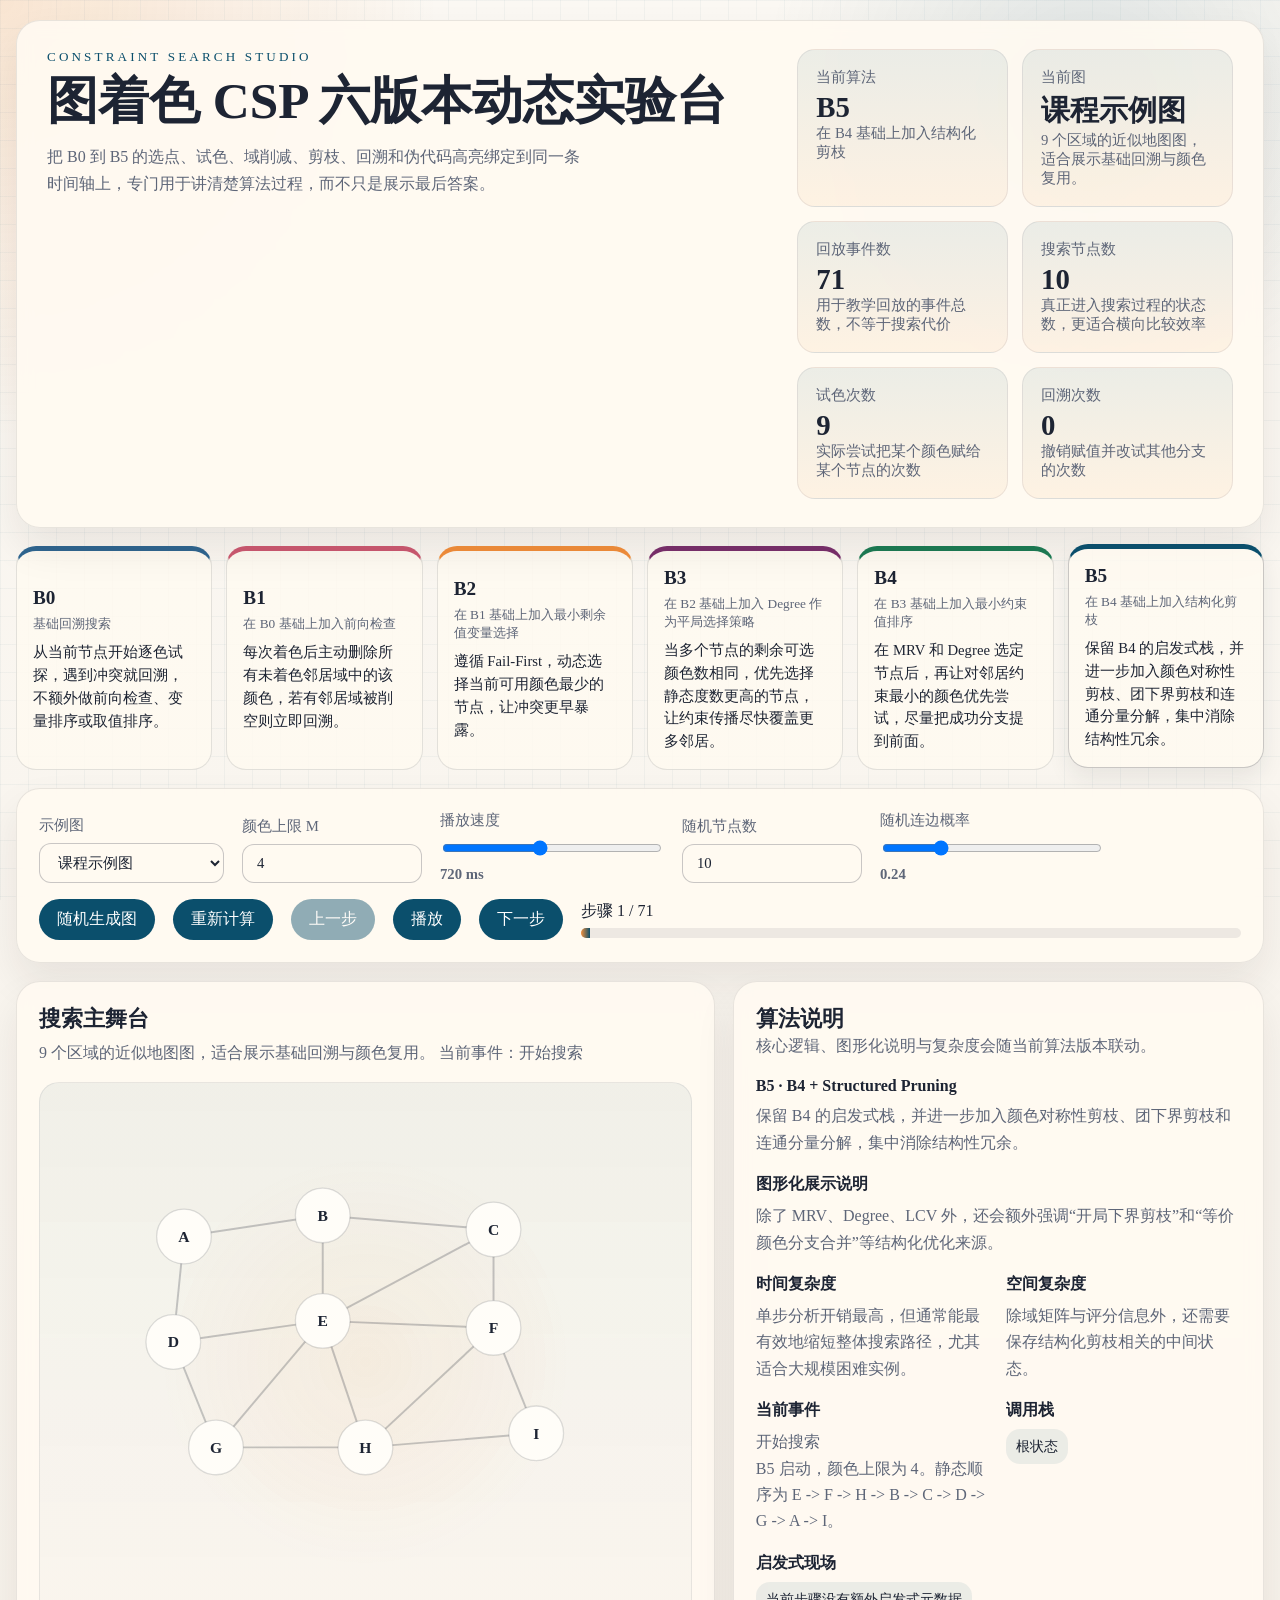
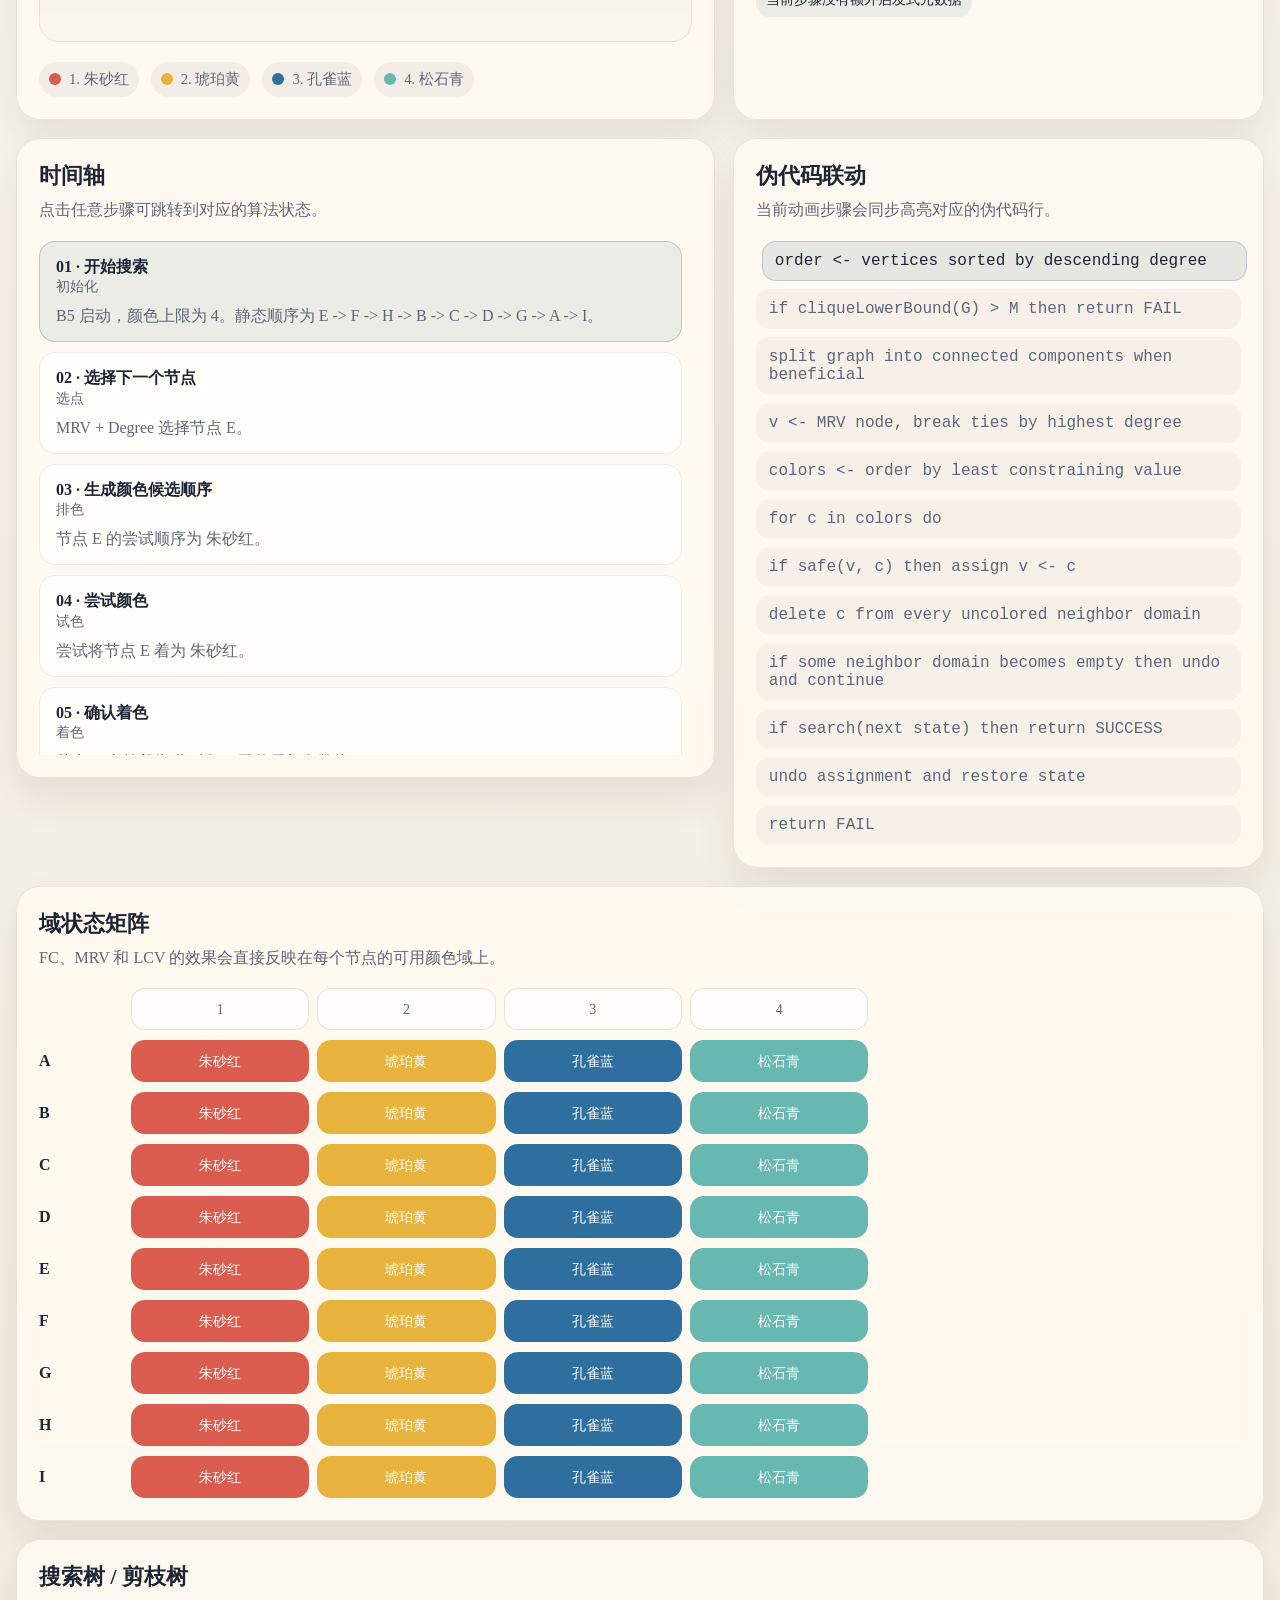
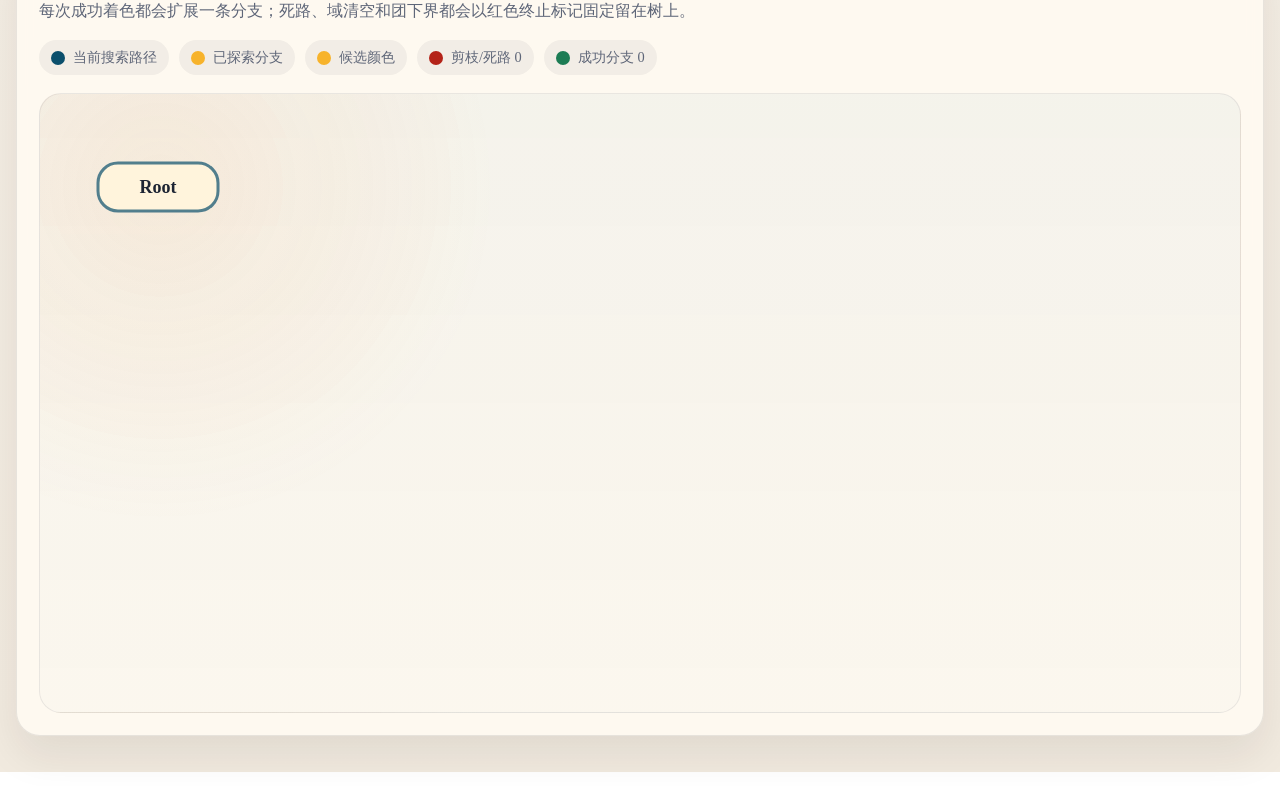
<file: index.html>
<!DOCTYPE html>
<html lang="zh-CN">
  <head>
    <meta charset="UTF-8" />
    <meta name="viewport" content="width=device-width, initial-scale=1.0" />
    <title>图着色 CSP 六版本动态实验台</title>
    <link rel="icon" href="data:," />
    <link rel="stylesheet" href="./styles.css" />
  </head>
  <body>
    <div class="backdrop"></div>
    <main class="shell">
      <header class="hero">
        <div class="hero-copy">
          <p class="eyebrow">Constraint Search Studio</p>
          <h1>图着色 CSP 六版本动态实验台</h1>
          <p class="summary">
            把 B0 到 B5 的选点、试色、域削减、剪枝、回溯和伪代码高亮绑定到同一条时间轴上，专门用于讲清楚算法过程，而不只是展示最后答案。
          </p>
        </div>
        <div class="hero-metrics" id="hero-metrics"></div>
      </header>

      <section class="variant-strip" id="variant-strip"></section>

      <section class="control-panel panel">
        <div class="control-row">
          <label>
            <span>示例图</span>
            <select id="graph-select"></select>
          </label>
          <label>
            <span>颜色上限 M</span>
            <input id="color-limit" type="number" min="2" max="6" />
          </label>
          <label>
            <span>播放速度</span>
            <input id="speed-range" type="range" min="180" max="1400" step="20" />
            <strong id="speed-label"></strong>
          </label>
          <label>
            <span>随机节点数</span>
            <input id="node-count" type="number" min="4" max="16" />
          </label>
          <label>
            <span>随机连边概率</span>
            <input id="density-range" type="range" min="0.12" max="0.6" step="0.02" />
            <strong id="density-label"></strong>
          </label>
        </div>
        <div class="control-row compact">
          <button id="random-btn" type="button">随机生成图</button>
          <button id="restart-btn" type="button">重新计算</button>
          <button id="prev-btn" type="button">上一步</button>
          <button id="play-btn" type="button">播放</button>
          <button id="next-btn" type="button">下一步</button>
          <div class="step-status">
            <span id="step-label"></span>
            <div class="progress"><i id="progress-fill"></i></div>
          </div>
        </div>
      </section>

      <section class="dashboard">
        <article class="panel stage-panel">
          <div class="panel-head">
            <h2>搜索主舞台</h2>
            <p id="stage-caption"></p>
          </div>
          <svg id="graph-stage" viewBox="0 0 1000 720" aria-label="graph coloring stage"></svg>
          <div class="legend" id="color-legend"></div>
        </article>

        <article class="panel info-panel">
          <div class="panel-head">
            <h2>算法说明</h2>
            <p>核心逻辑、图形化说明与复杂度会随当前算法版本联动。</p>
          </div>
          <div class="info-block">
            <h3 id="variant-title"></h3>
            <p id="variant-core"></p>
          </div>
          <div class="info-block">
            <h3>图形化展示说明</h3>
            <p id="variant-visual"></p>
          </div>
          <div class="info-grid">
            <div>
              <h3>时间复杂度</h3>
              <p id="variant-time"></p>
            </div>
            <div>
              <h3>空间复杂度</h3>
              <p id="variant-space"></p>
            </div>
          </div>
          <div class="info-grid">
            <div>
              <h3>当前事件</h3>
              <p id="event-title"></p>
              <p id="event-detail" class="muted"></p>
            </div>
            <div>
              <h3>调用栈</h3>
              <div id="stack-view" class="stack-view"></div>
            </div>
          </div>
          <div class="info-block">
            <h3>启发式现场</h3>
            <div id="event-meta" class="event-meta"></div>
          </div>
        </article>

        <article class="panel timeline-panel">
          <div class="panel-head">
            <h2>时间轴</h2>
            <p>点击任意步骤可跳转到对应的算法状态。</p>
          </div>
          <div id="timeline" class="timeline"></div>
        </article>

        <article class="panel pseudo-panel">
          <div class="panel-head">
            <h2>伪代码联动</h2>
            <p>当前动画步骤会同步高亮对应的伪代码行。</p>
          </div>
          <ol id="pseudocode-list" class="pseudocode-list"></ol>
        </article>

        <article class="panel matrix-panel">
          <div class="panel-head">
            <h2>域状态矩阵</h2>
            <p>FC、MRV 和 LCV 的效果会直接反映在每个节点的可用颜色域上。</p>
          </div>
          <div id="domain-matrix" class="domain-matrix"></div>
        </article>

        <article class="panel tree-panel">
          <div class="panel-head">
            <h2>搜索树 / 剪枝树</h2>
            <p>每次成功着色都会扩展一条分支；死路、域清空和团下界都会以红色终止标记固定留在树上。</p>
          </div>
          <div id="tree-legend" class="tree-legend"></div>
          <div class="tree-stage-wrap" id="tree-stage-wrap">
            <svg id="search-tree" viewBox="0 0 1200 720" aria-label="search tree"></svg>
          </div>
        </article>
      </section>
    </main>

    <script type="module" src="./app.js"></script>
  </body>
</html>
</file>
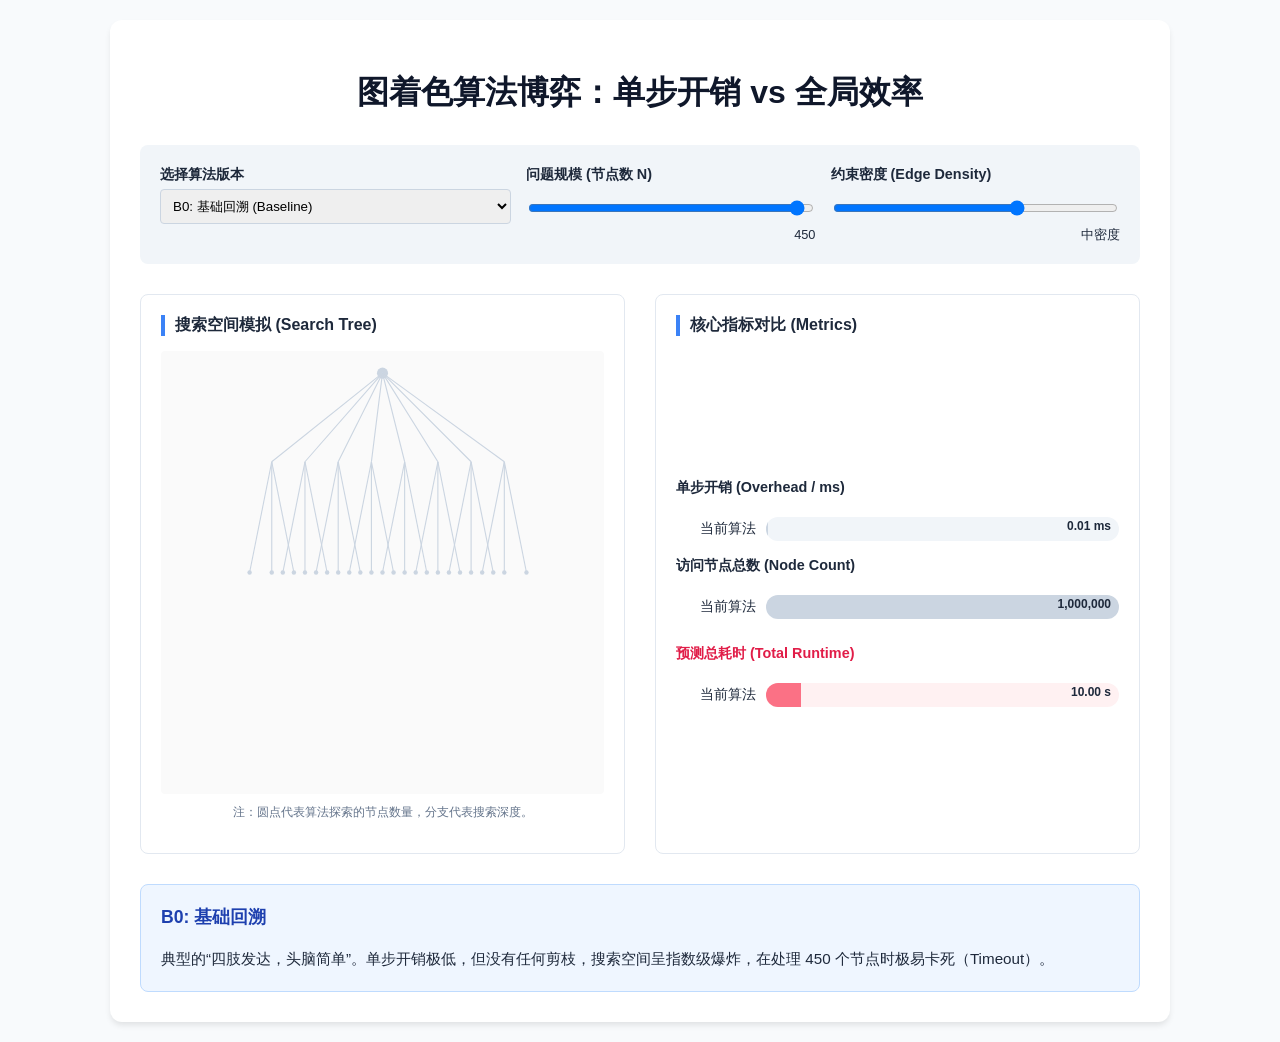
<file: exp3/visualization/simulator.html>
<!DOCTYPE html>
<html lang="zh-CN">
<head>
    <meta charset="UTF-8">
    <title>算法博弈：单步开销 vs 全局效率</title>
    <style>
        :root {
            --v0: #cbd5e1; --v1: #fca5a5; --v2: #93c5fd; 
            --v3: #c4b5fd; --v4: #fcd34d; --v5: #86efac;
            --bg: #f8fafc; --text: #1e293b;
        }
        body { font-family: 'Segoe UI', Tahoma, Geneva, Verdana, sans-serif; background-color: var(--bg); color: var(--text); margin: 0; padding: 20px; }
        .container { max-width: 1000px; margin: 0 auto; background: white; padding: 30px; border-radius: 12px; box-shadow: 0 4px 6px -1px rgb(0 0 0 / 0.1); }
        h1 { text-align: center; color: #0f172a; margin-bottom: 30px; }
        .controls { display: grid; grid-template-columns: repeat(3, 1fr); gap: 15px; margin-bottom: 30px; padding: 20px; background: #f1f5f9; border-radius: 8px; }
        .control-group { display: flex; flex-direction: column; }
        label { font-weight: bold; margin-bottom: 5px; font-size: 0.9em; }
        select, input { padding: 8px; border: 1px solid #cbd5e1; border-radius: 4px; }
        
        .dashboard { display: grid; grid-template-columns: 1fr 1fr; gap: 30px; min-height: 400px; }
        .panel { border: 1px solid #e2e8f0; border-radius: 8px; padding: 20px; display: flex; flex-direction: column; }
        .panel-title { font-weight: bold; margin-bottom: 15px; border-left: 4px solid #3b82f6; padding-left: 10px; }
        
        /* Tree Visualization Area */
        #tree-viz { flex-grow: 1; display: flex; align-items: center; justify-content: center; position: relative; background: #fafafa; border-radius: 4px; overflow: hidden; }
        .node { width: 12px; height: 12px; background: #64748b; border-radius: 50%; position: absolute; }
        .branch { position: absolute; background: #e2e8f0; transform-origin: top center; width: 2px; }

        /* Stats Bar Chart */
        .bar-container { display: flex; flex-direction: column; gap: 15px; justify-content: center; flex-grow: 1; }
        .bar-row { display: flex; align-items: center; gap: 10px; }
        .bar-label { width: 80px; font-size: 0.85em; text-align: right; }
        .bar-wrapper { flex-grow: 1; background: #f1f5f9; height: 24px; border-radius: 12px; overflow: hidden; position: relative; }
        .bar-fill { height: 100%; transition: width 0.5s ease-out; }
        .bar-value { position: absolute; right: 8px; top: 2px; font-size: 0.75em; font-weight: bold; }

        .summary-box { margin-top: 30px; padding: 20px; background: #eff6ff; border: 1px solid #bfdbfe; border-radius: 8px; }
        .summary-box h3 { margin-top: 0; color: #1e40af; font-size: 1.1em; }
        .summary-box p { font-size: 0.95em; line-height: 1.6; margin-bottom: 0; }
        
        .badge { display: inline-block; padding: 2px 8px; border-radius: 4px; font-size: 0.8em; color: white; margin-left: 5px; }
    </style>
</head>
<body>

<div class="container">
    <h1>图着色算法博弈：单步开销 vs 全局效率</h1>
    
    <div class="controls">
        <div class="control-group">
            <label>选择算法版本</label>
            <select id="algo-select">
                <option value="b0">B0: 基础回溯 (Baseline)</option>
                <option value="b1">B1: 向前检查 (FC)</option>
                <option value="b2">B2: FC + MRV</option>
                <option value="b3">B3: FC + MRV + Degree</option>
                <option value="b4">B4: FC + MRV + Degree + LCV</option>
                <option value="b5">B5: FC + MRV + Degree + LCV + Structured Pruning</option>
            </select>
        </div>
        <div class="control-group">
            <label>问题规模 (节点数 N)</label>
            <input type="range" id="size-range" min="100" max="450" value="450">
            <span id="size-val" style="text-align:right; font-size:0.8em;">450</span>
        </div>
        <div class="control-group">
            <label>约束密度 (Edge Density)</label>
            <input type="range" id="density-range" min="1" max="10" value="7">
            <span id="density-val" style="text-align:right; font-size:0.8em;">高密度</span>
        </div>
    </div>

    <div class="dashboard">
        <!-- Left: Search Tree Abstraction -->
        <div class="panel">
            <div class="panel-title">搜索空间模拟 (Search Tree)</div>
            <div id="tree-viz">
                <!-- SVG Tree will be injected here -->
            </div>
            <p style="font-size: 0.75em; color: #64748b; margin-top: 10px; text-align: center;">
                注：圆点代表算法探索的节点数量，分支代表搜索深度。
            </p>
        </div>

        <!-- Right: Metrics Comparison -->
        <div class="panel">
            <div class="panel-title">核心指标对比 (Metrics)</div>
            <div class="bar-container">
                <label>单步开销 (Overhead / ms)</label>
                <div class="bar-row">
                    <div class="bar-label">当前算法</div>
                    <div class="bar-wrapper"><div id="oh-bar" class="bar-fill"></div><span id="oh-text" class="bar-value">0</span></div>
                </div>
                
                <label>访问节点总数 (Node Count)</label>
                <div class="bar-row">
                    <div class="bar-label">当前算法</div>
                    <div class="bar-wrapper"><div id="nodes-bar" class="bar-fill"></div><span id="nodes-text" class="bar-value">0</span></div>
                </div>

                <label style="color: #e11d48; margin-top: 10px;">预测总耗时 (Total Runtime)</label>
                <div class="bar-row">
                    <div class="bar-label">当前算法</div>
                    <div class="bar-wrapper" style="background:#fff1f2;"><div id="total-bar" class="bar-fill" style="background:#fb7185;"></div><span id="total-text" class="bar-value">0</span></div>
                </div>
            </div>
        </div>
    </div>

    <div class="summary-box">
        <h3 id="algo-title">算法分析</h3>
        <p id="algo-desc">请选择一个算法版本来观察其在搜索树中的表现。</p>
    </div>
</div>

<script>
    const configData = {
        b0: { oh: 0.01, nodes: 1000000, color: '#cbd5e1', title: 'B0: 基础回溯', desc: '典型的“四肢发达，头脑简单”。单步开销极低，但没有任何剪枝，搜索空间呈指数级爆炸，在处理 450 个节点时极易卡死（Timeout）。' },
        b1: { oh: 0.05, nodes: 500000, color: '#fca5a5', title: 'B1: 向前检查 (FC)', desc: '引入了最基础的约束传播。虽然单步开销略微增加（检查邻居域），但通过提前发现死胡同，节点访问量减少了一半。' },
        b2: { oh: 0.25, nodes: 5000, color: '#93c5fd', title: 'B2: FC + MRV', desc: '性价比之王。通过动态选择可用颜色最少的节点（MRV），单步开销增加到 B1 的 5 倍，但回溯次数暴降 100 倍！这证明了“变量排序”的重要性。' },
        b3: { oh: 0.30, nodes: 3500, color: '#c4b5fd', title: 'B3: FC + MRV + Degree', desc: '在 MRV 的基础上，用 Degree 作为平局选择策略。它几乎不增加额外开销，却能优先处理约束更强的节点，常用于进一步减少回溯。' },
        b4: { oh: 1.20, nodes: 2000, color: '#fcd34d', title: 'B4: FC + MRV + Degree + LCV', desc: '在 B3 的基础上再加入 LCV 排序。虽然单步评估成本更高，但它会优先尝试对邻居影响最小的颜色，从而进一步压缩搜索树。' },
        b5: { oh: 1.50, nodes: 800, color: '#86efac', title: 'B5: FC + MRV + Degree + LCV + Structured Pruning', desc: '在 B4 基础上加入结构化剪枝，包括颜色对称性剪枝、团下界剪枝和连通分量分解。它的单步分析最重，但通常拥有最短的整体搜索路径。' }
    };

    const algoSelect = document.getElementById('algo-select');
    const sizeRange = document.getElementById('size-range');
    const densityRange = document.getElementById('density-range');
    const treeViz = document.getElementById('tree-viz');

    function update() {
        const algo = algoSelect.value;
        const data = configData[algo];
        const sizeFactor = sizeRange.value / 450;
        const densityFactor = densityRange.value / 7;

        // Update Text
        document.getElementById('size-val').innerText = sizeRange.value;
        document.getElementById('density-val').innerText = densityRange.value > 7 ? '高密度' : (densityRange.value < 4 ? '低密度' : '中密度');
        document.getElementById('algo-title').innerText = data.title;
        document.getElementById('algo-desc').innerText = data.desc;

        // Calculated Metrics
        const adjustedNodes = data.nodes * Math.pow(densityFactor, 2) * sizeFactor;
        const totalTime = adjustedNodes * data.oh / 1000;

        // Update Bars
        const maxNodes = 1000000;
        const maxOH = 1.5;
        const maxTime = 100;

        document.getElementById('oh-bar').style.width = (data.oh / maxOH * 100) + '%';
        document.getElementById('oh-bar').style.backgroundColor = data.color;
        document.getElementById('oh-text').innerText = data.oh.toFixed(2) + ' ms';

        document.getElementById('nodes-bar').style.width = (Math.min(adjustedNodes / maxNodes * 100, 100)) + '%';
        document.getElementById('nodes-bar').style.backgroundColor = data.color;
        document.getElementById('nodes-text').innerText = Math.round(adjustedNodes).toLocaleString();

        document.getElementById('total-bar').style.width = (Math.min(totalTime / maxTime * 100, 100)) + '%';
        document.getElementById('total-text').innerText = totalTime.toFixed(2) + ' s';

        // Draw Simulated Tree
        drawTree(algo, data.color);
    }

    function drawTree(algo, color) {
        treeViz.innerHTML = '';
        const isOptimized = (algo !== 'b0' && algo !== 'b1');
        const nodeCount = isOptimized ? 20 : 150;
        const spread = isOptimized ? 30 : 120;
        const depth = isOptimized ? 180 : 80;

        const svgNS = "http://www.w3.org/2000/svg";
        let svg = document.createElementNS(svgNS, "svg");
        svg.setAttribute("width", "100%");
        svg.setAttribute("height", "100%");
        svg.setAttribute("viewBox", "0 0 400 400");

        function createLine(x1, y1, x2, y2) {
            let line = document.createElementNS(svgNS, "line");
            line.setAttribute("x1", x1); line.setAttribute("y1", y1);
            line.setAttribute("x2", x2); line.setAttribute("y2", y2);
            line.setAttribute("stroke", "#cbd5e1");
            line.setAttribute("stroke-width", "1");
            return line;
        }

        function createCircle(x, y, r, fill) {
            let circle = document.createElementNS(svgNS, "circle");
            circle.setAttribute("cx", x); circle.setAttribute("cy", y);
            circle.setAttribute("r", r);
            circle.setAttribute("fill", fill);
            return circle;
        }

        // Draw root
        svg.appendChild(createCircle(200, 20, 5, color));

        if (!isOptimized) {
            // Complex, bushy tree
            for(let i=0; i<8; i++) {
                let x = 100 + i*30;
                svg.appendChild(createLine(200, 20, x, 100));
                for(let j=0; j<3; j++) {
                    let xj = x - 20 + j*20;
                    svg.appendChild(createLine(x, 100, xj, 200));
                    svg.appendChild(createCircle(xj, 200, 2, color));
                }
            }
        } else {
            // Narrow, deep tree
            let curX = 200;
            let curY = 20;
            for(let i=0; i<6; i++) {
                let nextX = curX + (Math.random()-0.5)*40;
                let nextY = curY + 50;
                svg.appendChild(createLine(curX, curY, nextX, nextY));
                svg.appendChild(createCircle(nextX, nextY, 4, color));
                curX = nextX; curY = nextY;
            }
        }
        
        treeViz.appendChild(svg);
    }

    algoSelect.onchange = update;
    sizeRange.oninput = update;
    densityRange.oninput = update;

    // Initial run
    update();
</script>

</body>
</html>
</file>
<file: styles.css>
:root {
  --paper: #f6f1e8;
  --paper-strong: #fffaf1;
  --ink: #1d2433;
  --muted: #5e6678;
  --line: rgba(29, 36, 51, 0.12);
  --line-strong: rgba(29, 36, 51, 0.24);
  --accent: #0b4f6c;
  --accent-soft: rgba(11, 79, 108, 0.12);
  --warm: #f28f3b;
  --rose: #cc5a71;
  --shadow: 0 20px 40px rgba(32, 31, 29, 0.08);
  --radius: 24px;
}

* {
  box-sizing: border-box;
}

html,
body {
  margin: 0;
  min-height: 100%;
  color: var(--ink);
  background: linear-gradient(180deg, #fbf8f3 0%, #f1eadf 100%);
  font-family: "Palatino Linotype", "Noto Serif SC", "Microsoft YaHei", serif;
}

body {
  position: relative;
}

.backdrop {
  position: fixed;
  inset: 0;
  background-image:
    linear-gradient(rgba(11, 79, 108, 0.04) 1px, transparent 1px),
    linear-gradient(90deg, rgba(11, 79, 108, 0.04) 1px, transparent 1px),
    radial-gradient(circle at top left, rgba(242, 143, 59, 0.18), transparent 28%),
    radial-gradient(circle at 85% 10%, rgba(11, 79, 108, 0.12), transparent 24%);
  background-size: 28px 28px, 28px 28px, auto, auto;
  pointer-events: none;
}

.shell {
  position: relative;
  z-index: 1;
  width: min(1480px, calc(100vw - 32px));
  margin: 20px auto 36px;
}

.hero,
.panel {
  background: rgba(255, 250, 241, 0.92);
  backdrop-filter: blur(8px);
  border: 1px solid rgba(29, 36, 51, 0.1);
  border-radius: var(--radius);
  box-shadow: var(--shadow);
}

.hero {
  display: grid;
  grid-template-columns: 1.5fr 0.9fr;
  gap: 24px;
  padding: 28px 30px;
}

.eyebrow {
  margin: 0 0 10px;
  font-size: 0.82rem;
  letter-spacing: 0.24em;
  text-transform: uppercase;
  color: var(--accent);
}

.hero h1 {
  margin: 0;
  font-size: clamp(2rem, 4vw, 3.4rem);
  line-height: 1.02;
}

.summary {
  margin: 16px 0 0;
  max-width: 68ch;
  color: var(--muted);
  line-height: 1.7;
}

.hero-metrics {
  display: grid;
  grid-template-columns: repeat(2, minmax(0, 1fr));
  gap: 14px;
}

.hero-metric {
  padding: 18px;
  border-radius: 18px;
  background: linear-gradient(180deg, rgba(11, 79, 108, 0.08), rgba(242, 143, 59, 0.08));
  border: 1px solid rgba(29, 36, 51, 0.08);
}

.hero-metric strong,
.hero-metric span {
  display: block;
}

.hero-metric strong {
  font-size: 1.8rem;
  margin-top: 4px;
}

.hero-metric span {
  color: var(--muted);
  font-size: 0.92rem;
}

.variant-strip {
  display: grid;
  grid-template-columns: repeat(6, minmax(0, 1fr));
  gap: 14px;
  margin: 18px 0;
}

.variant-card {
  padding: 16px;
  border-radius: 20px;
  border: 1px solid var(--line);
  background: rgba(255, 250, 241, 0.82);
  color: var(--ink);
  text-align: left;
  cursor: pointer;
  transition: transform 180ms ease, border-color 180ms ease, box-shadow 180ms ease;
}

.variant-card:hover,
.variant-card.active {
  transform: translateY(-2px);
  border-color: var(--line-strong);
  box-shadow: 0 10px 22px rgba(29, 36, 51, 0.08);
}

.variant-card b,
.variant-card small,
.variant-card p {
  display: block;
}

.variant-card b {
  font-size: 1.2rem;
}

.variant-card small {
  margin: 6px 0 8px;
  color: var(--muted);
}

.variant-card p {
  margin: 0;
  font-size: 0.92rem;
  line-height: 1.55;
}

.control-panel {
  padding: 18px 22px;
  margin-bottom: 18px;
}

.control-row {
  display: flex;
  flex-wrap: wrap;
  gap: 18px;
  align-items: end;
}

.control-row.compact {
  margin-top: 16px;
  align-items: center;
}

label {
  display: grid;
  gap: 8px;
  color: var(--muted);
  font-size: 0.92rem;
}

select,
input[type="number"],
button {
  font: inherit;
}

select,
input[type="number"] {
  min-width: 180px;
  padding: 10px 14px;
  border-radius: 12px;
  border: 1px solid var(--line-strong);
  background: var(--paper-strong);
  color: var(--ink);
}

input[type="range"] {
  width: 220px;
}

button {
  border: 0;
  border-radius: 999px;
  padding: 10px 18px;
  background: var(--accent);
  color: white;
  cursor: pointer;
  transition: transform 160ms ease, opacity 160ms ease;
}

button:hover {
  transform: translateY(-1px);
}

button:disabled {
  opacity: 0.45;
  cursor: not-allowed;
}

.step-status {
  flex: 1;
  min-width: 260px;
}

.progress {
  height: 10px;
  border-radius: 999px;
  background: rgba(29, 36, 51, 0.08);
  overflow: hidden;
  margin-top: 6px;
}

.progress i {
  display: block;
  height: 100%;
  width: 0%;
  background: linear-gradient(90deg, var(--warm), var(--accent));
}

.dashboard {
  display: grid;
  grid-template-columns: 1.25fr 0.95fr;
  gap: 18px;
}

.panel {
  padding: 22px;
}

.panel-head h2 {
  margin: 0;
  font-size: 1.35rem;
}

.panel-head p {
  margin: 8px 0 0;
  color: var(--muted);
  line-height: 1.55;
}

.stage-panel {
  min-height: 720px;
}

#graph-stage {
  width: 100%;
  min-height: 560px;
  margin-top: 16px;
  border-radius: 20px;
  background:
    linear-gradient(180deg, rgba(11, 79, 108, 0.06), rgba(11, 79, 108, 0.02)),
    radial-gradient(circle at center, rgba(242, 143, 59, 0.08), transparent 48%);
  border: 1px solid rgba(29, 36, 51, 0.08);
  touch-action: none;
}

.legend {
  display: flex;
  flex-wrap: wrap;
  gap: 12px;
  margin-top: 16px;
}

.legend-chip {
  display: inline-flex;
  align-items: center;
  gap: 8px;
  padding: 8px 10px;
  border-radius: 999px;
  background: rgba(29, 36, 51, 0.05);
  color: var(--muted);
  font-size: 0.92rem;
}

.legend-dot {
  width: 12px;
  height: 12px;
  border-radius: 50%;
}

.info-panel,
.matrix-panel,
.pseudo-panel,
.timeline-panel,
.tree-panel {
  min-height: 280px;
}

.matrix-panel,
.tree-panel {
  grid-column: 1 / -1;
}

.timeline-panel {
  grid-column: 1;
  height: 640px;
}

.info-panel,
.pseudo-panel {
  grid-column: 2;
}

.timeline-panel,
.pseudo-panel {
  display: flex;
  flex-direction: column;
  align-self: stretch;
}

.timeline-panel {
  min-height: 0;
  overflow: hidden;
}

.info-grid {
  display: grid;
  grid-template-columns: repeat(2, minmax(0, 1fr));
  gap: 16px;
  margin-top: 18px;
}

.info-block {
  margin-top: 18px;
}

.info-panel h3 {
  margin: 0 0 8px;
  font-size: 1rem;
}

.info-panel p {
  margin: 0;
  color: var(--muted);
  line-height: 1.65;
}

.muted {
  color: var(--muted);
}

.stack-view,
.event-meta {
  display: flex;
  flex-wrap: wrap;
  gap: 10px;
}

.stack-pill,
.meta-pill {
  padding: 8px 10px;
  border-radius: 14px;
  background: rgba(11, 79, 108, 0.08);
  color: var(--ink);
  font-size: 0.9rem;
}

.domain-matrix {
  display: grid;
  gap: 10px;
  margin-top: 18px;
}

.domain-row {
  display: grid;
  grid-template-columns: 84px repeat(6, minmax(0, 1fr));
  gap: 8px;
  align-items: center;
}

.domain-node {
  font-weight: 700;
}

.domain-cell {
  min-height: 42px;
  display: grid;
  place-items: center;
  border-radius: 14px;
  border: 1px solid var(--line);
  background: rgba(255, 255, 255, 0.6);
  font-size: 0.88rem;
  color: var(--muted);
}

.domain-cell.available {
  border-color: transparent;
  color: white;
}

.domain-cell.selected {
  box-shadow: inset 0 0 0 2px rgba(255, 255, 255, 0.7), 0 8px 18px rgba(29, 36, 51, 0.12);
}

.pseudocode-list {
  list-style: none;
  margin: 18px 0 0;
  padding: 0;
  display: grid;
  gap: 8px;
  font-family: Consolas, "Cascadia Mono", monospace;
}

.pseudocode-list li {
  padding: 10px 12px;
  border-radius: 14px;
  border: 1px solid transparent;
  background: rgba(29, 36, 51, 0.04);
  color: var(--muted);
  transition: transform 160ms ease, border-color 160ms ease, background 160ms ease;
}

.pseudocode-list li.active {
  transform: translateX(6px);
  border-color: rgba(11, 79, 108, 0.2);
  background: rgba(11, 79, 108, 0.1);
  color: var(--ink);
}

.timeline {
  display: grid;
  gap: 10px;
  margin-top: 18px;
  flex: 1;
  min-height: 0;
  overflow: auto;
  padding-right: 10px;
  scrollbar-width: thin;
  scrollbar-color: rgba(11, 79, 108, 0.55) rgba(29, 36, 51, 0.08);
}

.timeline::-webkit-scrollbar {
  width: 10px;
}

.timeline::-webkit-scrollbar-track {
  background: rgba(29, 36, 51, 0.08);
  border-radius: 999px;
}

.timeline::-webkit-scrollbar-thumb {
  background: linear-gradient(180deg, rgba(242, 143, 59, 0.9), rgba(11, 79, 108, 0.82));
  border-radius: 999px;
  border: 2px solid rgba(255, 250, 241, 0.9);
}

.timeline::-webkit-scrollbar-thumb:hover {
  background: linear-gradient(180deg, rgba(242, 143, 59, 1), rgba(11, 79, 108, 0.96));
}

.timeline-item {
  padding: 14px 16px;
  border-radius: 16px;
  border: 1px solid rgba(29, 36, 51, 0.08);
  background: rgba(255, 255, 255, 0.7);
  color: var(--ink);
  cursor: pointer;
  text-align: left;
}

.timeline-item.active {
  border-color: rgba(11, 79, 108, 0.24);
  background: rgba(11, 79, 108, 0.08);
}

.timeline-item strong,
.timeline-item span,
.timeline-item p {
  display: block;
}

.timeline-item strong {
  color: var(--ink);
  line-height: 1.4;
}

.timeline-item span {
  color: var(--muted);
  font-size: 0.85rem;
}

.timeline-item p {
  margin: 8px 0 0;
  color: var(--muted);
  line-height: 1.45;
}

.tree-legend {
  display: flex;
  flex-wrap: wrap;
  gap: 10px;
  margin-top: 16px;
}

.tree-chip {
  display: inline-flex;
  align-items: center;
  gap: 8px;
  padding: 8px 12px;
  border-radius: 999px;
  background: rgba(29, 36, 51, 0.05);
  color: var(--muted);
  font-size: 0.9rem;
}

.tree-swatch {
  width: 14px;
  height: 14px;
  border-radius: 999px;
  display: inline-block;
}

.tree-swatch.current {
  background: #0b4f6c;
}

.tree-swatch.explored {
  background: #f7b32b;
}

.tree-swatch.pruned {
  background: #b42318;
}

.tree-swatch.success {
  background: #1c7c54;
}

.tree-swatch.candidate {
  background: #f7b32b;
}

.tree-stage-wrap {
  margin-top: 18px;
  height: 620px;
  max-height: 70vh;
  border-radius: 22px;
  border: 1px solid rgba(29, 36, 51, 0.08);
  background:
    linear-gradient(180deg, rgba(11, 79, 108, 0.04), rgba(11, 79, 108, 0.01)),
    radial-gradient(circle at 10% 15%, rgba(242, 143, 59, 0.1), transparent 28%);
  overflow: auto;
  cursor: grab;
  overscroll-behavior: contain;
  touch-action: none;
}

.tree-stage-wrap.is-panning {
  cursor: grabbing;
  user-select: none;
}

#search-tree {
  width: 100%;
  min-height: 720px;
  display: block;
}

.tree-edge {
  fill: none;
  stroke: rgba(29, 36, 51, 0.18);
  stroke-width: 3;
}

.tree-edge.current {
  stroke: rgba(11, 79, 108, 0.88);
  stroke-width: 5;
}

.tree-edge.marker {
  stroke: rgba(180, 35, 24, 0.48);
  stroke-dasharray: 8 8;
}

.tree-edge.candidate {
  stroke: rgba(247, 179, 43, 0.54);
  stroke-dasharray: 6 8;
}

.tree-edge.masked {
  opacity: 0.12;
}

.tree-node {
  stroke-width: 3;
}

.tree-node.root {
  fill: #fff4dc;
  stroke: rgba(11, 79, 108, 0.7);
}

.tree-node.assign {
  filter: drop-shadow(0 8px 16px rgba(29, 36, 51, 0.12));
}

.tree-node.assign.current {
  stroke-width: 5;
  filter: drop-shadow(0 10px 20px rgba(11, 79, 108, 0.22));
}

.tree-node.choice {
  filter: drop-shadow(0 8px 16px rgba(29, 36, 51, 0.1));
}

.tree-node.choice.candidate {
  opacity: 0.96;
}

.tree-node.choice.current {
  stroke-width: 5;
  filter: drop-shadow(0 10px 20px rgba(11, 79, 108, 0.2));
}

.tree-node.choice.pruned {
  opacity: 0.78;
  filter: drop-shadow(0 8px 18px rgba(180, 35, 24, 0.18));
}

.tree-node.choice.success {
  filter: drop-shadow(0 10px 18px rgba(28, 124, 84, 0.2));
}

.tree-node.choice.solution {
  stroke-width: 6;
  filter: drop-shadow(0 0 20px rgba(28, 124, 84, 0.28));
}

.tree-node.marker.pruned {
  filter: drop-shadow(0 8px 18px rgba(180, 35, 24, 0.24));
}

.tree-node.marker.success {
  filter: drop-shadow(0 8px 18px rgba(28, 124, 84, 0.2));
}

.tree-title,
.tree-subtitle,
.tree-prune-mark {
  text-anchor: middle;
  dominant-baseline: middle;
  pointer-events: none;
}

.tree-title.root {
  font-size: 18px;
  font-weight: 700;
  fill: #1d2433;
}

.tree-title.assign,
.tree-title.choice,
.tree-title.marker {
  font-size: 15px;
  font-weight: 700;
  fill: #fffdf7;
}

.tree-subtitle.assign,
.tree-subtitle.choice,
.tree-subtitle.marker {
  font-size: 11px;
  fill: rgba(255, 253, 247, 0.88);
}

.tree-prune-mark {
  font-size: 22px;
  font-weight: 700;
  fill: rgba(255, 253, 247, 0.95);
}

.tree-mask {
  opacity: 0.14;
}

.tree-node.root.solution-root {
  stroke-width: 5;
  filter: drop-shadow(0 0 18px rgba(28, 124, 84, 0.2));
}

.edge {
  stroke: rgba(29, 36, 51, 0.24);
  stroke-width: 3;
}

.edge.focus {
  stroke: rgba(11, 79, 108, 0.72);
  stroke-width: 6;
}

.edge.drag-focus {
  stroke: rgba(242, 143, 59, 0.92);
  stroke-width: 5;
}

.node-ring {
  stroke: rgba(29, 36, 51, 0.14);
  stroke-width: 2;
  transition: stroke 140ms ease, stroke-width 140ms ease, filter 140ms ease, fill 140ms ease;
}

.stage-node {
  cursor: grab;
}

#graph-stage.is-dragging .stage-node {
  cursor: grabbing;
}

.stage-node.dragging .node-ring {
  stroke: rgba(11, 79, 108, 0.9);
  stroke-width: 6;
  filter: drop-shadow(0 10px 18px rgba(11, 79, 108, 0.22));
}

.node-ring.focus {
  stroke: rgba(11, 79, 108, 0.8);
  stroke-width: 6;
}

.node-ring.preview {
  stroke: rgba(242, 143, 59, 0.95);
  stroke-width: 6;
  filter: drop-shadow(0 0 18px rgba(242, 143, 59, 0.26));
}

.node-ring.assigned {
  stroke: rgba(255, 253, 247, 0.95);
  stroke-width: 5;
  filter: drop-shadow(0 8px 14px rgba(29, 36, 51, 0.14));
}

.node-label,
.node-domain {
  text-anchor: middle;
}

.node-label {
  font-size: 24px;
  font-weight: 700;
  fill: var(--ink);
  pointer-events: none;
}

.node-label.on-color {
  paint-order: stroke;
  stroke: rgba(29, 36, 51, 0.22);
  stroke-width: 1.4px;
}

@media (max-width: 1180px) {
  .hero,
  .dashboard {
    grid-template-columns: 1fr;
  }

  .variant-strip {
    grid-template-columns: repeat(2, minmax(0, 1fr));
  }

  .matrix-panel,
  .timeline-panel,
  .info-panel,
  .pseudo-panel,
  .tree-panel {
    grid-column: auto;
  }

  .timeline-panel {
    height: auto;
  }

  .timeline {
    max-height: 520px;
  }
}

@media (max-width: 760px) {
  .shell {
    width: min(100vw - 16px, 1480px);
    margin: 10px auto 24px;
  }

  .hero,
  .panel {
    padding: 18px;
  }

  .variant-strip {
    grid-template-columns: 1fr;
  }

  .hero-metrics,
  .info-grid {
    grid-template-columns: 1fr;
  }

  .domain-row {
    grid-template-columns: 72px repeat(6, minmax(38px, 1fr));
  }
}
</file>
